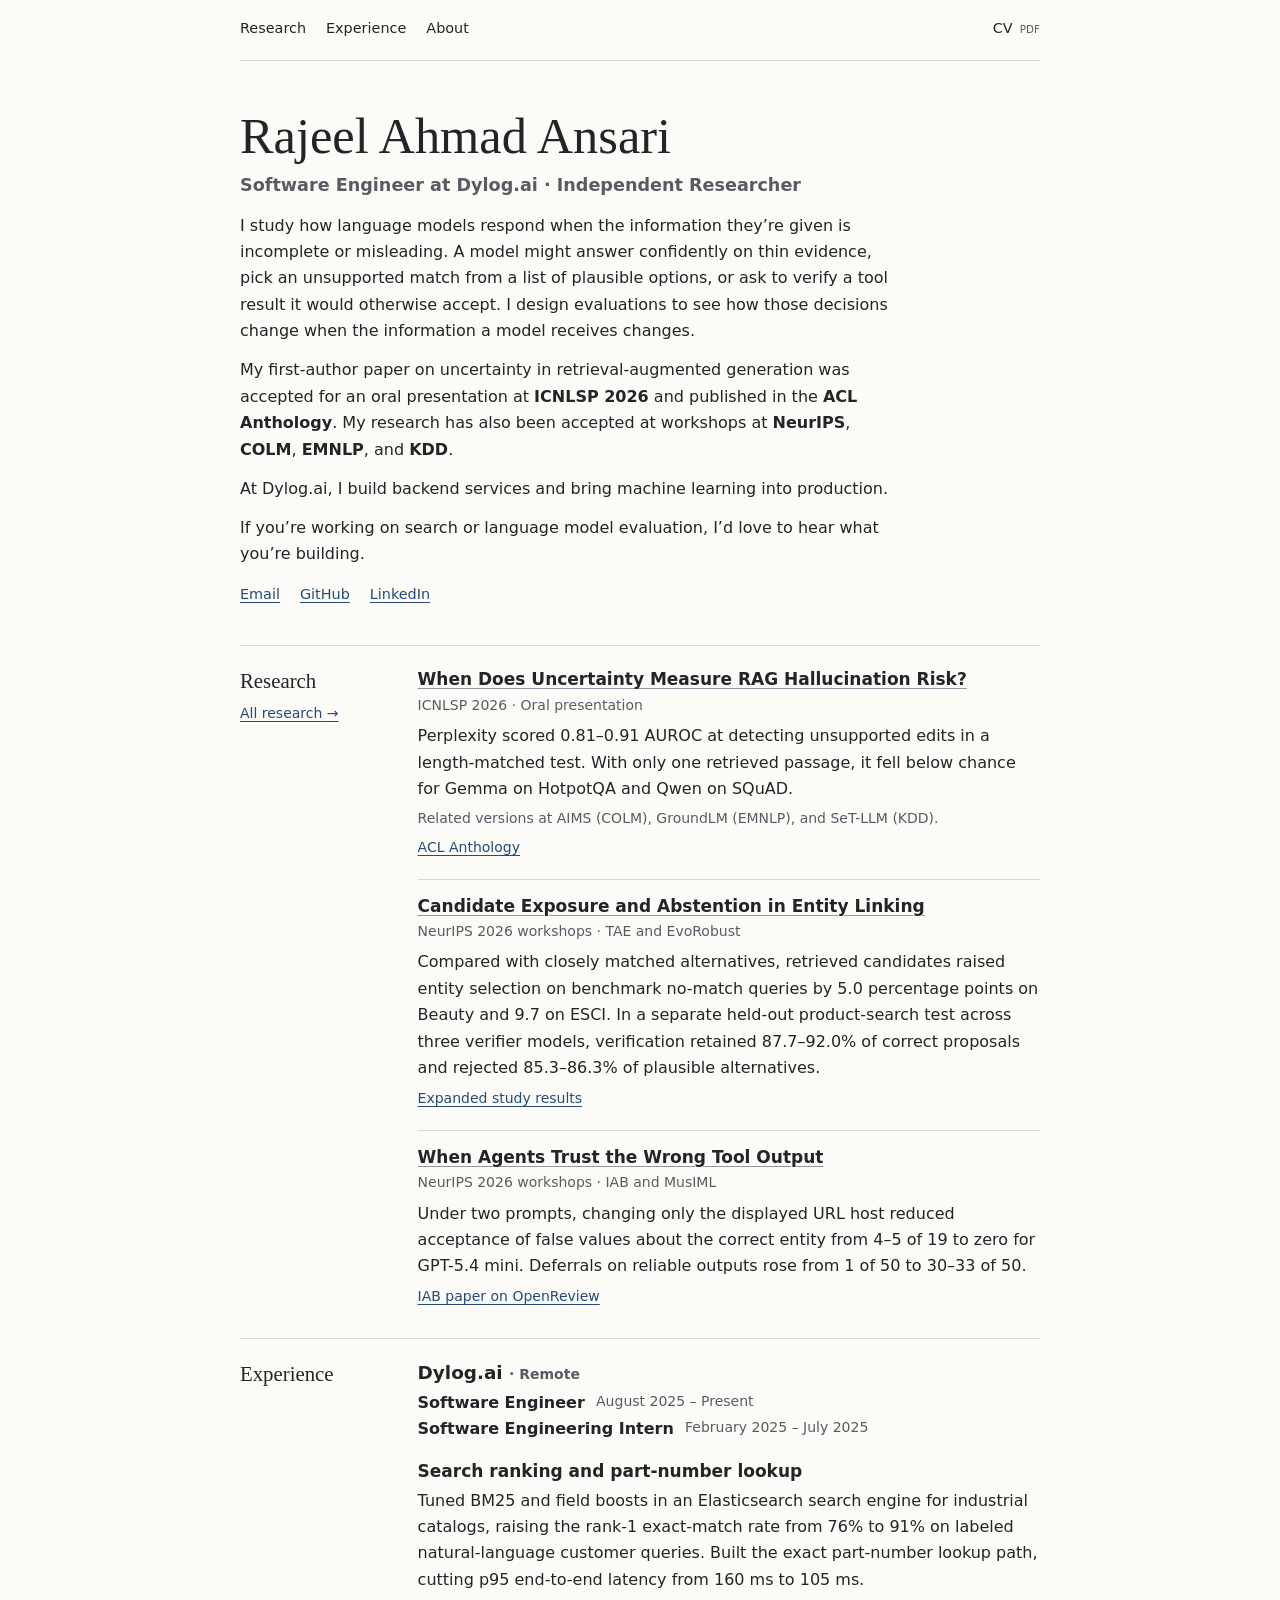
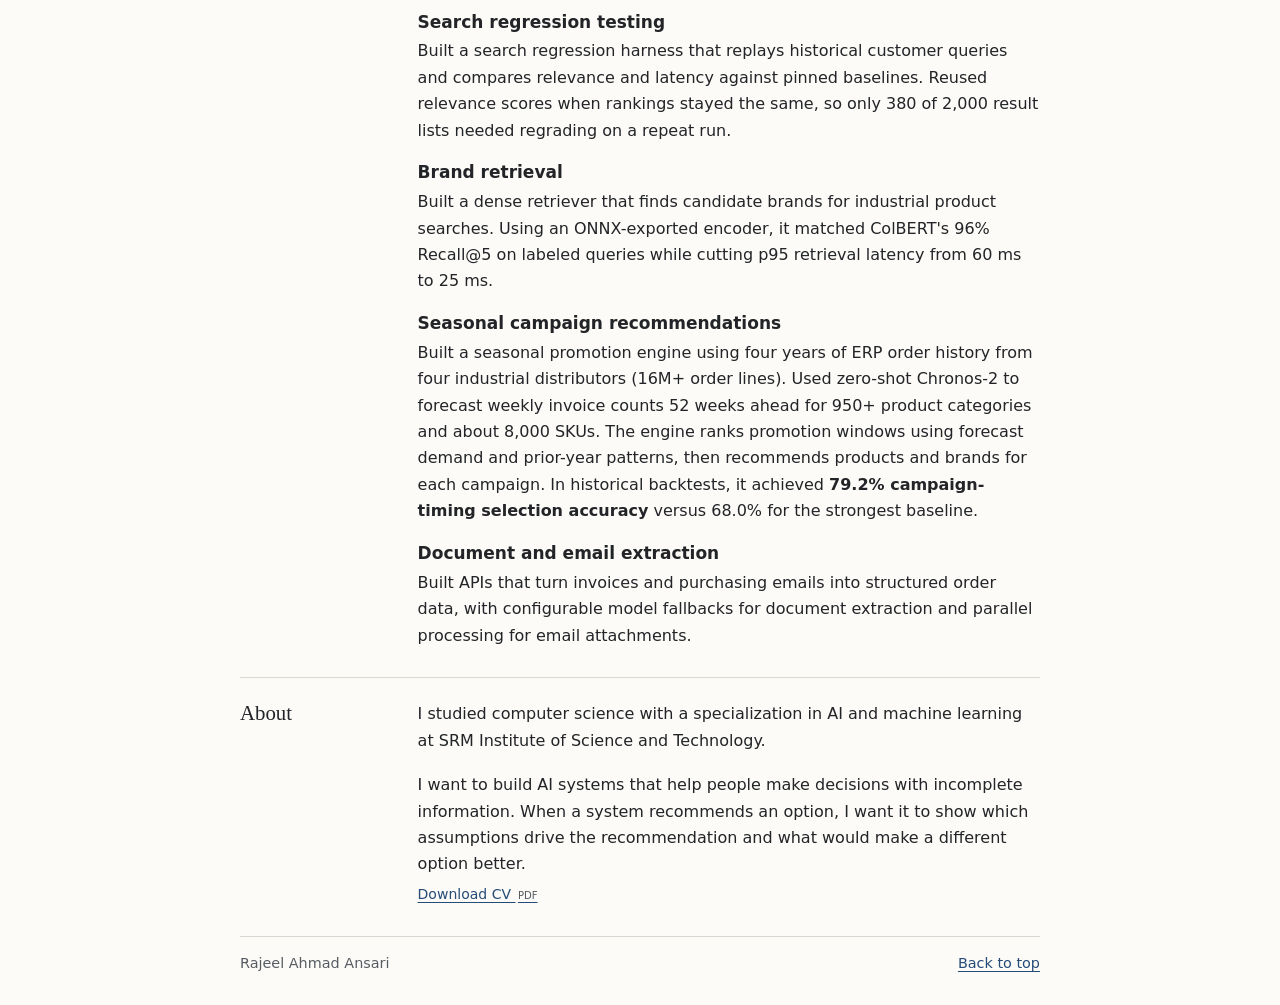
<file: index.html>
<!doctype html>
<html lang="en">
<head>
  <meta charset="utf-8">
  <meta name="viewport" content="width=device-width, initial-scale=1">
  <meta name="description" content="Rajeel Ahmad Ansari, software engineer at Dylog.ai. Research on retrieval, language-model evaluation, and tool use.">
  <meta name="theme-color" content="#fcfbf8">
  <title>Rajeel Ahmad Ansari</title>
  <link rel="stylesheet" href="site.css?v=profile-2">
  <meta property="og:type" content="website">
  <meta property="og:title" content="Rajeel Ahmad Ansari">
  <meta property="og:description" content="Software engineering and research in information retrieval, language-model reliability, and applied ML.">
  <meta property="og:url" content="https://rajeeell.github.io/">
  <meta property="og:image" content="https://rajeeell.github.io/portfolio-share.png">
  <meta property="og:image:type" content="image/png">
  <meta property="og:image:width" content="1200">
  <meta property="og:image:height" content="630">
  <meta property="og:image:alt" content="Rajeel Ahmad Ansari, Software Engineer and AI Researcher. Information retrieval, LLM reliability, and applied machine learning.">
  <meta name="twitter:card" content="summary_large_image">
</head>
<body>
  <a class="skip" href="#main">Skip to content</a>
  <header class="site-head home-head" id="top">
    <div class="wrap head-inner">
      <nav class="nav" aria-label="Main navigation">
        <a href="research/">Research</a>
        <a href="#experience">Experience</a>
        <a href="#about">About</a>
        <a href="cv.pdf" class="cv-nav">CV <span class="file-type">PDF</span></a>
      </nav>
    </div>
  </header>

  <main id="main" class="wrap">
    <section class="profile" aria-labelledby="name">
      <h1 id="name">Rajeel Ahmad Ansari</h1>
      <p class="profile-role">Software Engineer at Dylog.ai · Independent Researcher</p>
      <p class="intro">I study how language models respond when the information they’re given is incomplete or misleading. A model might answer confidently on thin evidence, pick an unsupported match from a list of plausible options, or ask to verify a tool result it would otherwise accept. I design evaluations to see how those decisions change when the information a model receives changes.</p>
      <p class="intro">My first-author paper on uncertainty in retrieval-augmented generation was accepted for an oral presentation at <strong>ICNLSP 2026</strong> and published in the <strong>ACL Anthology</strong>. My research has also been accepted at workshops at <strong>NeurIPS</strong>, <strong>COLM</strong>, <strong>EMNLP</strong>, and <strong>KDD</strong>.</p>
      <p class="intro">At Dylog.ai, I build backend services and bring machine learning into production.</p>
      <p class="intro">If you’re working on search or language model evaluation, I’d love to hear what you’re building.</p>
      <ul class="profile-links links" aria-label="Contact and profiles">
        <li><a href="mailto:rajeelansari@gmail.com">Email</a></li>
        <li><a href="https://github.com/rajeeell">GitHub</a></li>
        <li><a href="https://www.linkedin.com/in/rajeel-ansari/">LinkedIn</a></li>
      </ul>
    </section>

    <section id="research" class="band" aria-labelledby="research-title">
      <div class="band-heading">
        <h2 id="research-title">Research</h2>
        <a class="source-link" href="research/">All research <span aria-hidden="true">→</span></a>
      </div>
      <div class="entries">
        <article class="study">
          <h3><a href="research/rag-uncertainty/index.html">When Does Uncertainty Measure RAG Hallucination Risk?</a></h3>
          <p class="meta">ICNLSP 2026 · Oral presentation</p>
          <p>Perplexity scored 0.81–0.91 AUROC at detecting unsupported edits in a length-matched test. With only one retrieved passage, it fell below chance for Gemma on HotpotQA and Qwen on SQuAD.</p>
          <p class="related">Related versions at AIMS (COLM), GroundLM (EMNLP), and SeT-LLM (KDD).</p>
          <a class="source-link" href="https://aclanthology.org/2026.icnlsp-1.6/">ACL Anthology</a>
        </article>
        <article class="study">
          <h3><a href="research/candidate-exposure/index.html">Candidate Exposure and Abstention in Entity Linking</a></h3>
          <p class="meta">NeurIPS 2026 workshops · TAE and EvoRobust</p>
          <p>Compared with closely matched alternatives, retrieved candidates raised entity selection on benchmark no-match queries by 5.0 percentage points on Beauty and 9.7 on ESCI. In a separate held-out product-search test across three verifier models, verification retained 87.7–92.0% of correct proposals and rejected 85.3–86.3% of plausible alternatives.</p>
          <a class="source-link" href="research/candidate-exposure/#expanded-study">Expanded study results</a>
        </article>
        <article class="study">
          <h3><a href="research/tool-output-trust/index.html">When Agents Trust the Wrong Tool Output</a></h3>
          <p class="meta">NeurIPS 2026 workshops · IAB and MusIML</p>
          <p>Under two prompts, changing only the displayed URL host reduced acceptance of false values about the correct entity from 4–5 of 19 to zero for GPT-5.4 mini. Deferrals on reliable outputs rose from 1 of 50 to 30–33 of 50.</p>
          <a class="source-link" href="https://openreview.net/forum?id=Noe4aYx9A2">IAB paper on OpenReview</a>
        </article>
      </div>
    </section>

    <section id="experience" class="band" aria-labelledby="experience-title">
      <h2 id="experience-title">Experience</h2>
      <div class="entries">
        <h3 class="company">Dylog.ai <span class="meta">· Remote</span></h3>
        <dl class="roles">
          <div><dt>Software Engineer</dt><dd>August 2025 – Present</dd></div>
          <div><dt>Software Engineering Intern</dt><dd>February 2025 – July 2025</dd></div>
        </dl>
        <article class="work-row">
          <h3>Search ranking and part-number lookup</h3>
          <p>Tuned BM25 and field boosts in an Elasticsearch search engine for industrial catalogs, raising the rank-1 exact-match rate from 76% to 91% on labeled natural-language customer queries. Built the exact part-number lookup path, cutting p95 end-to-end latency from 160 ms to 105 ms.</p>
        </article>
        <article class="work-row">
          <h3>Search regression testing</h3>
          <p>Built a search regression harness that replays historical customer queries and compares relevance and latency against pinned baselines. Reused relevance scores when rankings stayed the same, so only 380 of 2,000 result lists needed regrading on a repeat run.</p>
        </article>
        <article class="work-row">
          <h3>Brand retrieval</h3>
          <p>Built a dense retriever that finds candidate brands for industrial product searches. Using an ONNX-exported encoder, it matched ColBERT's 96% Recall@5 on labeled queries while cutting p95 retrieval latency from 60 ms to 25 ms.</p>
        </article>
        <article class="work-row">
          <h3>Seasonal campaign recommendations</h3>
          <p>Built a seasonal promotion engine using four years of ERP order history from four industrial distributors (16M+ order lines). Used zero-shot Chronos-2 to forecast weekly invoice counts 52 weeks ahead for 950+ product categories and about 8,000 SKUs. The engine ranks promotion windows using forecast demand and prior-year patterns, then recommends products and brands for each campaign. In historical backtests, it achieved <strong>79.2% campaign-timing selection accuracy</strong> versus 68.0% for the strongest baseline.</p>
        </article>
        <article class="work-row">
          <h3>Document and email extraction</h3>
          <p>Built APIs that turn invoices and purchasing emails into structured order data, with configurable model fallbacks for document extraction and parallel processing for email attachments.</p>
        </article>
      </div>
    </section>

    <section id="about" class="band" aria-labelledby="about-title">
      <h2 id="about-title">About</h2>
      <div class="entries">
        <p>I studied computer science with a specialization in AI and machine learning at SRM Institute of Science and Technology.</p>
        <p>I want to build AI systems that help people make decisions with incomplete information. When a system recommends an option, I want it to show which assumptions drive the recommendation and what would make a different option better.</p>
        <a class="source-link" href="cv.pdf">Download CV <span class="file-type">PDF</span></a>
      </div>
    </section>
  </main>

  <footer class="site-foot">
    <div class="wrap foot-inner"><span>Rajeel Ahmad Ansari</span><a href="#top">Back to top</a></div>
  </footer>
</body>
</html>
</file>
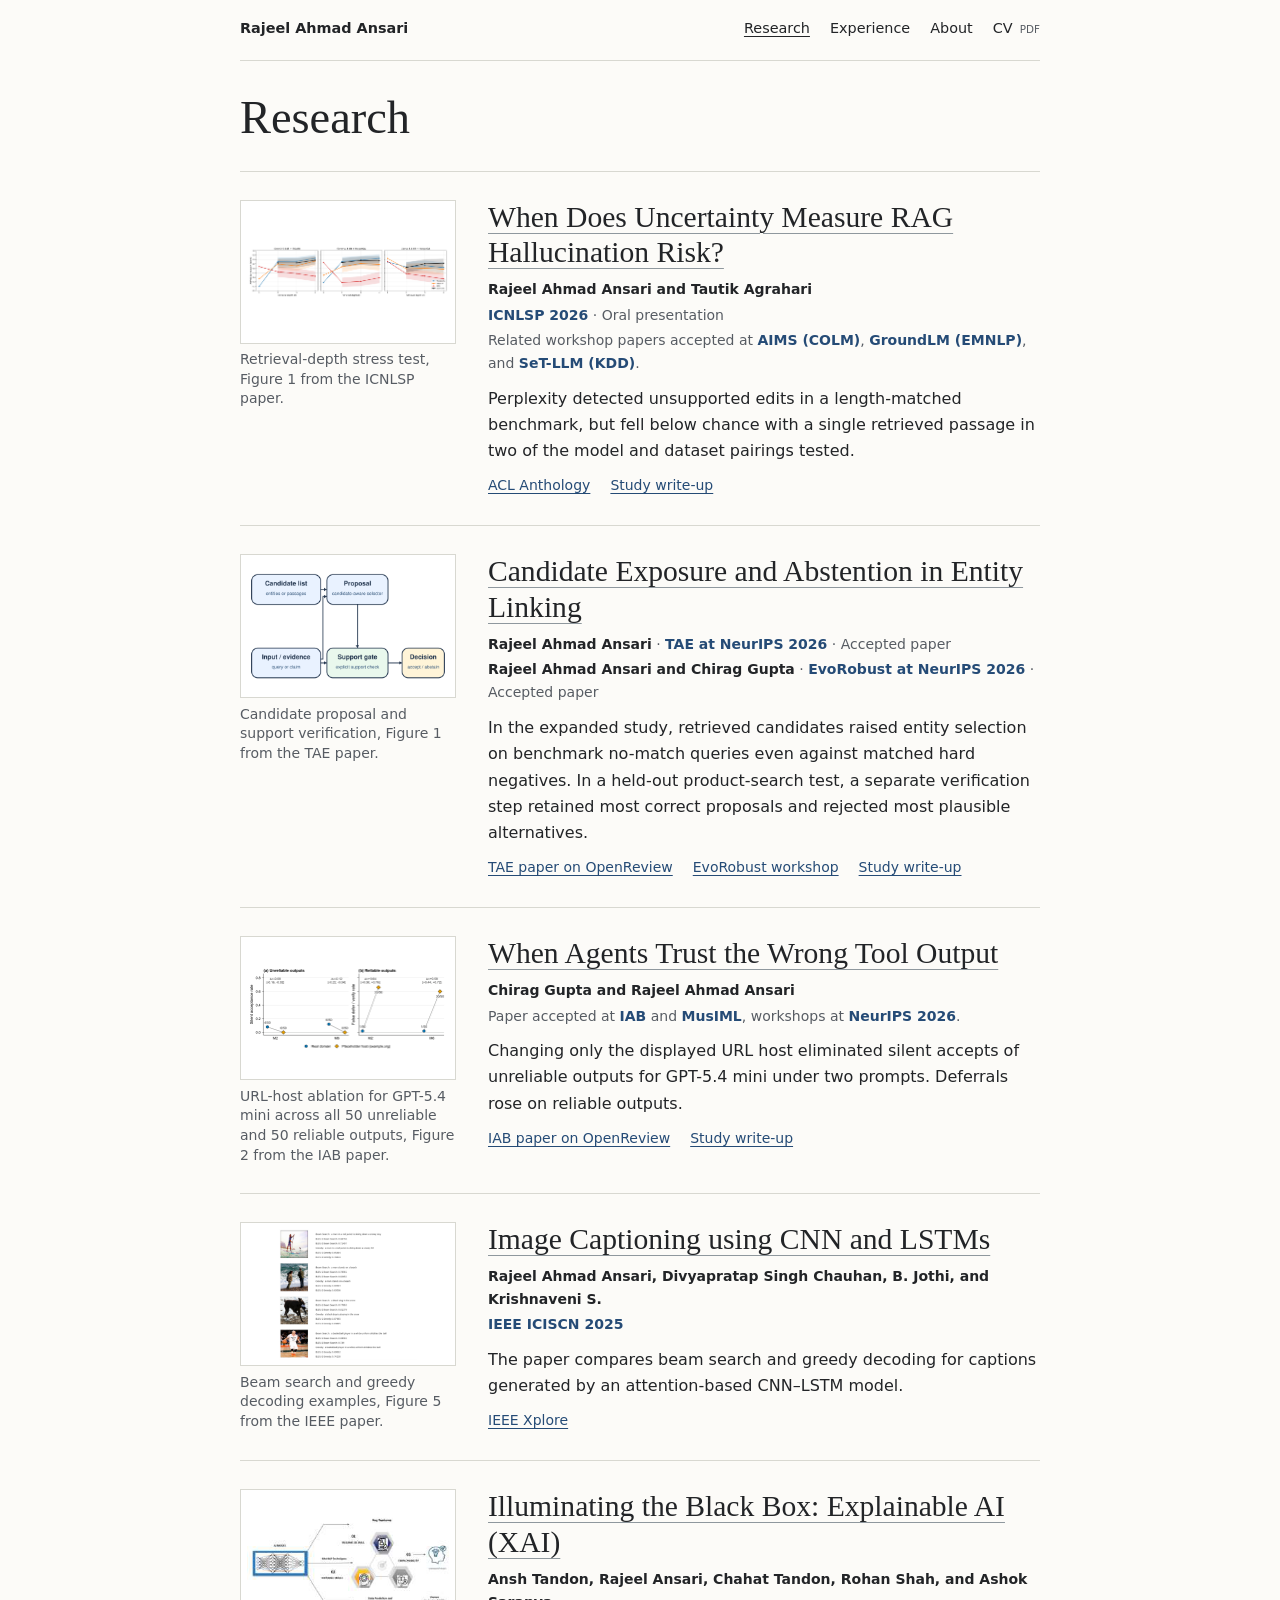
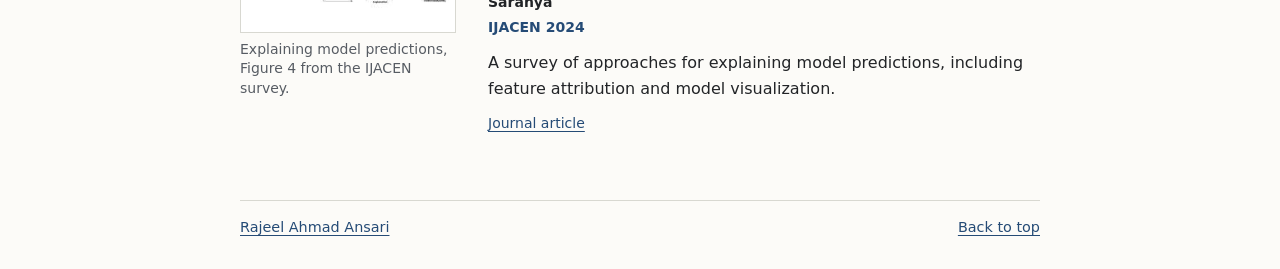
<file: research/index.html>
<!doctype html>
<html lang="en">
<head>
  <meta charset="utf-8">
  <meta name="viewport" content="width=device-width, initial-scale=1">
  <meta name="description" content="Research and publications by Rajeel Ahmad Ansari on RAG hallucination risk, entity linking, and tool use.">
  <meta name="theme-color" content="#fcfbf8">
  <title>Research | Rajeel Ahmad Ansari</title>
  <link rel="canonical" href="https://rajeeell.github.io/research/">
  <link rel="stylesheet" href="../site.css?v=research-4">
</head>
<body>
  <a class="skip" href="#main">Skip to content</a>
  <header class="site-head" id="top">
    <div class="wrap head-inner">
      <a class="wordmark" href="../">Rajeel Ahmad Ansari</a>
      <nav class="nav" aria-label="Main navigation">
        <a href="./" aria-current="page">Research</a>
        <a href="../#experience">Experience</a>
        <a href="../#about">About</a>
        <a href="../cv.pdf" class="cv-nav">CV <span class="file-type">PDF</span></a>
      </nav>
    </div>
  </header>

  <main id="main" class="wrap research-index">
    <div class="article-top">
      <h1>Research</h1>
    </div>

    <article class="research-item">
      <div class="research-details">
        <h2><a href="rag-uncertainty/">When Does Uncertainty Measure RAG Hallucination Risk?</a></h2>
        <p class="credit"><span class="research-authors">Rajeel Ahmad Ansari and Tautik Agrahari</span></p>
        <p class="credit"><span class="research-venue">ICNLSP 2026</span> · Oral presentation</p>
        <p class="credit">Related workshop papers accepted at <span class="research-venue">AIMS (COLM)</span>, <span class="research-venue">GroundLM (EMNLP)</span>, and <span class="research-venue">SeT-LLM (KDD)</span>.</p>
        <p class="standfirst">Perplexity detected unsupported edits in a length-matched benchmark, but fell below chance with a single retrieved passage in two of the model and dataset pairings tested.</p>
        <div class="paper-actions">
          <a href="https://aclanthology.org/2026.icnlsp-1.6/">ACL Anthology</a>
          <a href="rag-uncertainty/">Study write-up</a>
        </div>
      </div>
      <figure class="research-figure">
        <a href="figures/retrieval-depth.png" aria-label="Open the retrieval-depth figure at full size">
          <img src="figures/retrieval-depth.png" width="1692" height="452" alt="Three line charts show detection AUROC as retrieval depth increases. In two settings, perplexity rises sharply from one to two retrieved passages.">
        </a>
        <figcaption>Retrieval-depth stress test, Figure 1 from the ICNLSP paper.</figcaption>
      </figure>
    </article>

    <article class="research-item">
      <div class="research-details">
        <h2><a href="candidate-exposure/">Candidate Exposure and Abstention in Entity Linking</a></h2>
        <p class="credit"><span class="research-authors">Rajeel Ahmad Ansari</span> · <span class="research-venue">TAE at NeurIPS 2026</span> · Accepted paper</p>
        <p class="credit"><span class="research-authors">Rajeel Ahmad Ansari and Chirag Gupta</span> · <span class="research-venue">EvoRobust at NeurIPS 2026</span> · Accepted paper</p>
        <p class="standfirst">In the expanded study, retrieved candidates raised entity selection on benchmark no-match queries even against matched hard negatives. In a held-out product-search test, a separate verification step retained most correct proposals and rejected most plausible alternatives.</p>
        <div class="paper-actions">
          <a href="https://openreview.net/forum?id=VpPb637w2W">TAE paper on OpenReview</a>
          <a href="https://openreview.net/group?id=NeurIPS.cc/2026/Workshop/EvoRobust">EvoRobust workshop</a>
          <a href="candidate-exposure/">Study write-up</a>
        </div>
      </div>
      <figure class="research-figure">
        <a href="figures/candidate-exposure.png?v=paper" aria-label="Open the support-verification diagram at full size">
          <img src="figures/candidate-exposure.png?v=paper" width="1176" height="648" loading="lazy" alt="The candidate list and input inform the proposal. A separate support gate checks the proposal against the input before the system accepts or abstains.">
        </a>
        <figcaption>Candidate proposal and support verification, Figure 1 from the TAE paper.</figcaption>
      </figure>
    </article>

    <article class="research-item">
      <div class="research-details">
        <h2><a href="tool-output-trust/">When Agents Trust the Wrong Tool Output</a></h2>
        <p class="credit"><span class="research-authors">Chirag Gupta and Rajeel Ahmad Ansari</span></p>
        <p class="credit">Paper accepted at <span class="research-venue">IAB</span> and <span class="research-venue">MusIML</span>, workshops at <span class="research-venue">NeurIPS 2026</span>.</p>
        <p class="standfirst">Changing only the displayed URL host eliminated silent accepts of unreliable outputs for GPT-5.4 mini under two prompts. Deferrals rose on reliable outputs.</p>
        <div class="paper-actions">
          <a href="https://openreview.net/forum?id=Noe4aYx9A2">IAB paper on OpenReview</a>
          <a href="tool-output-trust/">Study write-up</a>
        </div>
      </div>
      <figure class="research-figure">
        <a href="figures/tool-output-trust.png?v=paper" aria-label="Open the URL-host ablation figure at full size">
          <img src="figures/tool-output-trust.png?v=paper" width="1624" height="680" loading="lazy" alt="Silent acceptance on unreliable outputs falls from 4 of 50 and 6 of 50 to zero. Deferrals on reliable outputs rise from 1 of 50 to 33 of 50 and 30 of 50 under the two prompts.">
        </a>
        <figcaption>URL-host ablation for GPT-5.4 mini across all 50 unreliable and 50 reliable outputs, Figure 2 from the IAB paper.</figcaption>
      </figure>
    </article>

    <article class="research-item">
      <div class="research-details">
        <h2><a href="https://doi.org/10.1109/ICISCN64258.2025.10934331">Image Captioning using CNN and LSTMs</a></h2>
        <p class="credit"><span class="research-authors">Rajeel Ahmad Ansari, Divyapratap Singh Chauhan, B. Jothi, and Krishnaveni S.</span></p>
        <p class="credit"><span class="research-venue">IEEE ICISCN 2025</span></p>
        <p class="standfirst">The paper compares beam search and greedy decoding for captions generated by an attention-based CNN–LSTM model.</p>
        <div class="paper-actions"><a href="https://doi.org/10.1109/ICISCN64258.2025.10934331">IEEE Xplore</a></div>
      </div>
      <figure class="research-figure">
        <a href="figures/captioning-examples.png" aria-label="Open the image-captioning examples at full size">
          <img src="figures/captioning-examples.png" width="744" height="701" loading="lazy" alt="Four example photos with beam-search and greedy captions and their BLEU-1 and BLEU-2 scores.">
        </a>
        <figcaption>Beam search and greedy decoding examples, Figure 5 from the IEEE paper.</figcaption>
      </figure>
    </article>

    <article class="research-item">
      <div class="research-details">
        <h2><a href="https://ijacen.iraj.in/paperdetails/20639">Illuminating the Black Box: Explainable AI (XAI)</a></h2>
        <p class="credit"><span class="research-authors">Ansh Tandon, Rajeel Ansari, Chahat Tandon, Rohan Shah, and Ashok Saranya</span></p>
        <p class="credit"><span class="research-venue">IJACEN 2024</span></p>
        <p class="standfirst">A survey of approaches for explaining model predictions, including feature attribution and model visualization.</p>
        <div class="paper-actions"><a href="https://ijacen.iraj.in/paperdetails/20639">Journal article</a></div>
      </div>
      <figure class="research-figure">
        <a href="figures/explainability-process.png" aria-label="Open the explainability diagram at full size">
          <img src="figures/explainability-process.png" width="288" height="139" loading="lazy" alt="A diagram connects an AI model and explainability techniques to a human-readable explanation of a prediction.">
        </a>
        <figcaption>Explaining model predictions, Figure 4 from the IJACEN survey.</figcaption>
      </figure>
    </article>
  </main>

  <footer class="site-foot">
    <div class="wrap foot-inner"><a href="../">Rajeel Ahmad Ansari</a><a href="#top">Back to top</a></div>
  </footer>
</body>
</html>
</file>
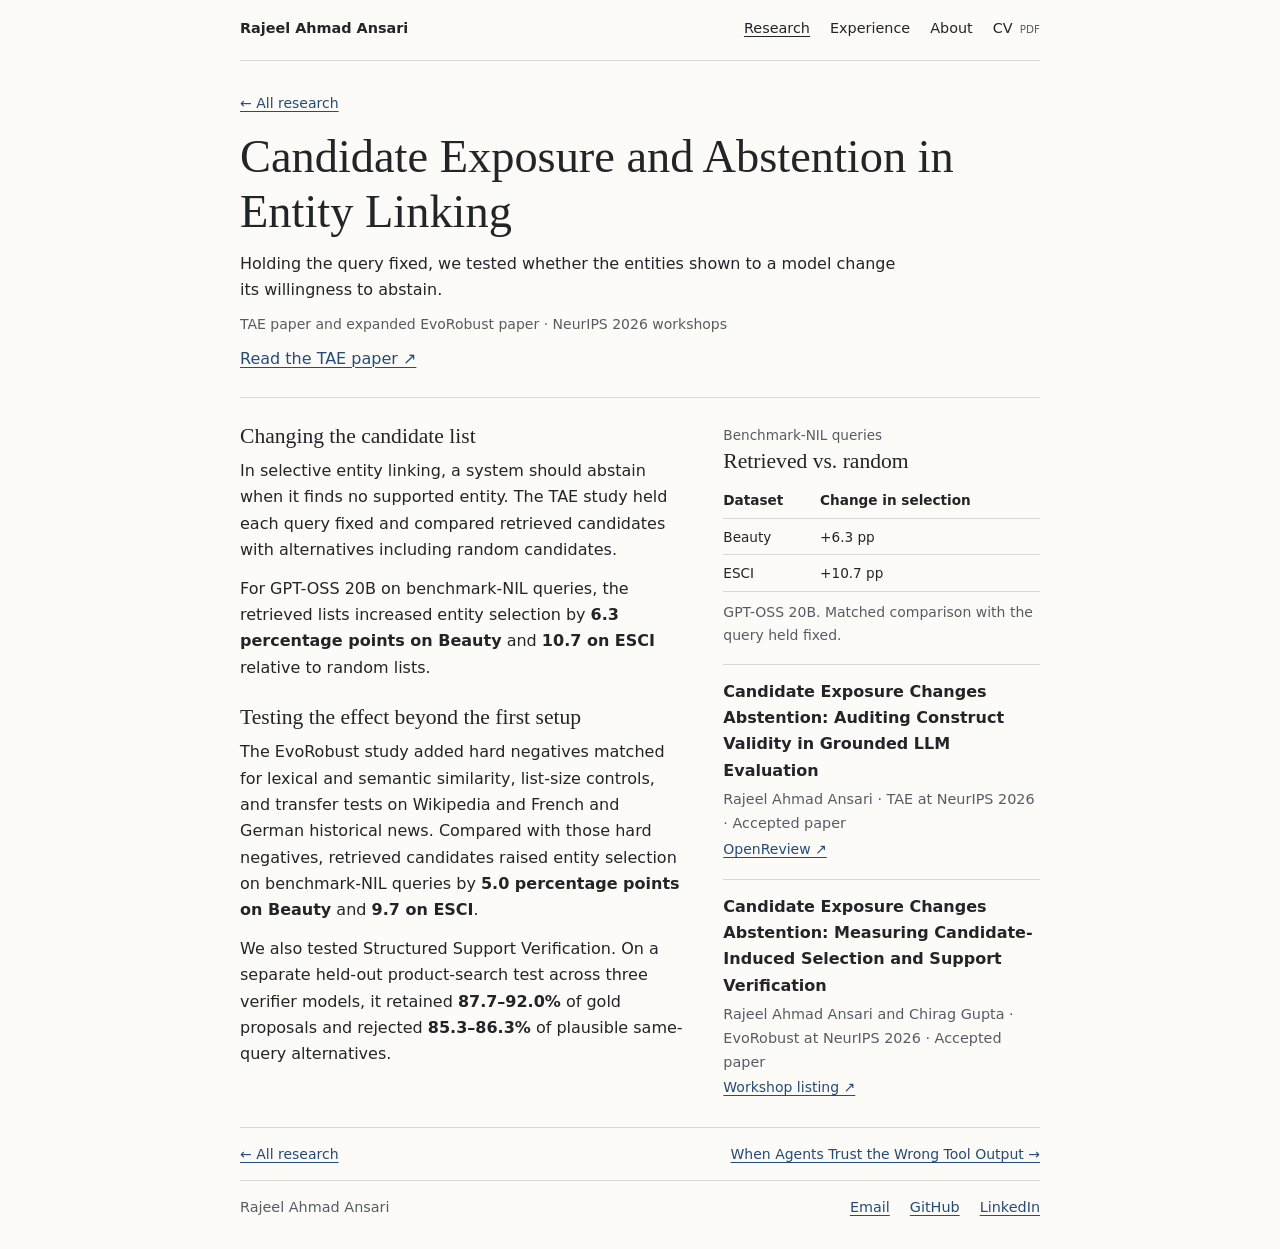
<file: research/candidate-exposure/index.html>
<!doctype html>
<html lang="en"><head><meta charset="utf-8">
<meta name="viewport" content="width=device-width, initial-scale=1">
<meta name="description" content="Holding the query fixed, we tested whether the entities shown to a model change its willingness to abstain.">
<meta name="theme-color" content="#fcfbf8">
<title>Candidate Exposure and Abstention in Entity Linking | Rajeel Ahmad Ansari</title>
<link rel="stylesheet" href="../../site.css">
</head><body><a class="skip" href="#main">Skip to content</a>
<header class="site-head"><div class="wrap head-inner">
<a href="../../index.html" class="wordmark">Rajeel Ahmad Ansari</a>
<nav class="nav" aria-label="Main navigation">
<a href="../" aria-current="true">Research</a>
<a href="../../index.html#experience">Experience</a>
<a href="../../index.html#about">About</a>
<a href="../../cv.pdf" class="cv-nav">CV <span class="file-type">PDF</span></a>
</nav></div></header>
<main id="main" class="wrap">
<div class="article-top"><a class="crumb" href="../">← All research</a>
<h1>Candidate Exposure and Abstention in Entity Linking</h1>
<p class="standfirst">Holding the query fixed, we tested whether the entities shown to a model change its willingness to abstain.</p>
<p class="credit">TAE paper and expanded EvoRobust paper · NeurIPS 2026 workshops</p>
<div class="paper-actions"><a href="https://openreview.net/forum?id=VpPb637w2W" class="action">Read the TAE paper ↗</a></div>
</div>
<div class="article-body"><div class="prose">
<section>
  <h2>Changing the candidate list</h2>
  <p>In selective entity linking, a system should abstain when it finds no supported entity. The TAE study held each query fixed and compared retrieved candidates with alternatives including random candidates.</p>
  <p>For GPT-OSS 20B on benchmark-NIL queries, the retrieved lists increased entity selection by <strong>6.3 percentage points on Beauty</strong> and <strong>10.7 on ESCI</strong> relative to random lists.</p>
</section>
<section id="expanded-study">
  <h2>Testing the effect beyond the first setup</h2>
  <p>The EvoRobust study added hard negatives matched for lexical and semantic similarity, list-size controls, and transfer tests on Wikipedia and French and German historical news. Compared with those hard negatives, retrieved candidates raised entity selection on benchmark-NIL queries by <strong>5.0 percentage points on Beauty</strong> and <strong>9.7 on ESCI</strong>.</p>
  <p>We also tested Structured Support Verification. On a separate held-out product-search test across three verifier models, it retained <strong>87.7–92.0%</strong> of gold proposals and rejected <strong>85.3–86.3%</strong> of plausible same-query alternatives.</p>
</section>
</div><aside class="article-aside" aria-label="Results and publication details"><figure class="folio" aria-labelledby="result-title">
<p class="eyebrow">Benchmark-NIL queries</p><h2 id="result-title">Retrieved vs. random</h2>
<table class="figure-table"><thead><tr><th scope="col">Dataset</th><th scope="col">Change in selection</th></tr></thead>
<tbody><tr><td>Beauty</td><td>+6.3 pp</td></tr><tr><td>ESCI</td><td>+10.7 pp</td></tr></tbody></table>
<figcaption>GPT-OSS 20B. Matched comparison with the query held fixed.</figcaption>
</figure><div class="publication"><strong>Candidate Exposure Changes Abstention: Auditing Construct Validity in Grounded LLM Evaluation</strong><p>Rajeel Ahmad Ansari · TAE at NeurIPS 2026 · Accepted paper</p><a href="https://openreview.net/forum?id=VpPb637w2W" class="quiet-link">OpenReview ↗</a></div><div class="publication"><strong>Candidate Exposure Changes Abstention: Measuring Candidate-Induced Selection and Support Verification</strong><p>Rajeel Ahmad Ansari and Chirag Gupta · EvoRobust at NeurIPS 2026 · Accepted paper</p><a href="https://openreview.net/group?id=NeurIPS.cc/2026/Workshop/EvoRobust" class="quiet-link">Workshop listing ↗</a></div></aside></div>
<div class="article-end"><a href="../">← All research</a><a href="../tool-output-trust/index.html">When Agents Trust the Wrong Tool Output →</a></div>
</main><footer class="site-foot"><div class="wrap foot-inner"><span>Rajeel Ahmad Ansari</span><div class="links"><a href="mailto:rajeelansari@gmail.com">Email</a><a href="https://github.com/rajeeell">GitHub</a><a href="https://www.linkedin.com/in/rajeel-ansari/">LinkedIn</a></div></div></footer></body></html>
</file>
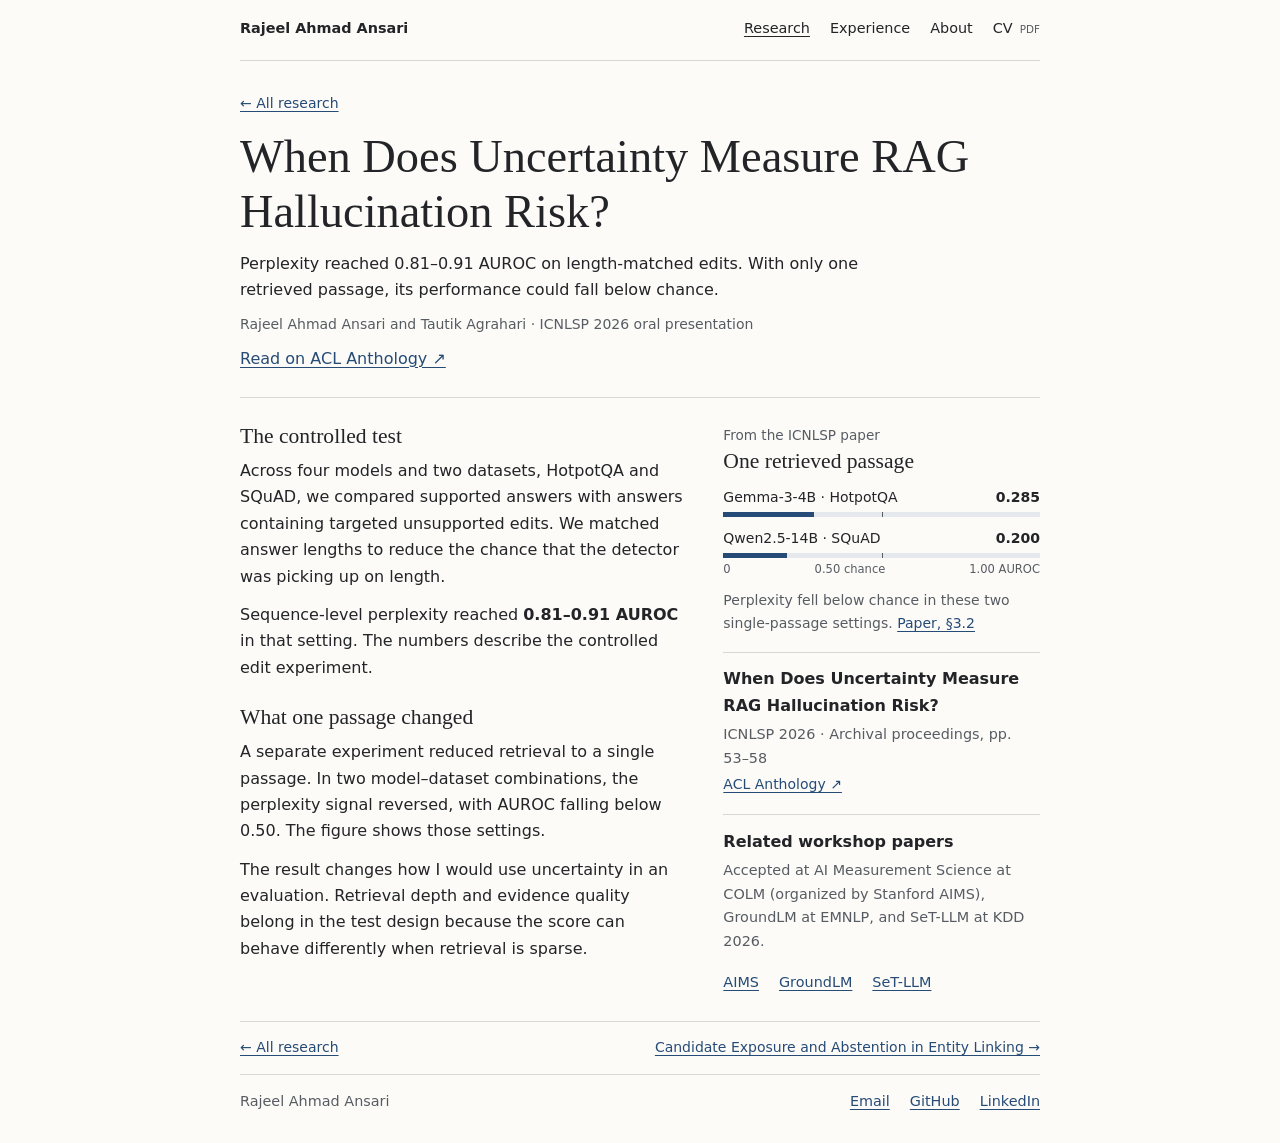
<file: research/rag-uncertainty/index.html>
<!doctype html>
<html lang="en"><head><meta charset="utf-8">
<meta name="viewport" content="width=device-width, initial-scale=1">
<meta name="description" content="Perplexity reached 0.81–0.91 AUROC on length-matched edits. With only one retrieved passage, its performance could fall below chance.">
<meta name="theme-color" content="#fcfbf8">
<title>When Does Uncertainty Measure RAG Hallucination Risk? | Rajeel Ahmad Ansari</title>
<link rel="stylesheet" href="../../site.css">
</head><body><a class="skip" href="#main">Skip to content</a>
<header class="site-head"><div class="wrap head-inner">
<a href="../../index.html" class="wordmark">Rajeel Ahmad Ansari</a>
<nav class="nav" aria-label="Main navigation">
<a href="../" aria-current="true">Research</a>
<a href="../../index.html#experience">Experience</a>
<a href="../../index.html#about">About</a>
<a href="../../cv.pdf" class="cv-nav">CV <span class="file-type">PDF</span></a>
</nav></div></header>
<main id="main" class="wrap">
<div class="article-top"><a class="crumb" href="../">← All research</a>
<h1>When Does Uncertainty Measure RAG Hallucination Risk?</h1>
<p class="standfirst">Perplexity reached 0.81–0.91 AUROC on length-matched edits. With only one retrieved passage, its performance could fall below chance.</p>
<p class="credit">Rajeel Ahmad Ansari and Tautik Agrahari · ICNLSP 2026 oral presentation</p>
<div class="paper-actions"><a href="https://aclanthology.org/2026.icnlsp-1.6/" class="action">Read on ACL Anthology ↗</a></div>
</div>
<div class="article-body"><div class="prose"><section><h2>The controlled test</h2><p>Across four models and two datasets, HotpotQA and SQuAD, we compared supported answers with answers containing targeted unsupported edits. We matched answer lengths to reduce the chance that the detector was picking up on length.</p><p>Sequence-level perplexity reached <strong>0.81–0.91 AUROC</strong> in that setting. The numbers describe the controlled edit experiment.</p></section><section><h2>What one passage changed</h2><p>A separate experiment reduced retrieval to a single passage. In two model–dataset combinations, the perplexity signal reversed, with AUROC falling below 0.50. The figure shows those settings.</p><p>The result changes how I would use uncertainty in an evaluation. Retrieval depth and evidence quality belong in the test design because the score can behave differently when retrieval is sparse.</p></section></div><aside class="article-aside" aria-label="Results and publication details"><figure class="folio" aria-labelledby="rag-figure-title">
<p class="eyebrow">From the ICNLSP paper</p>
<h2 id="rag-figure-title">One retrieved passage</h2>
<div class="chart" aria-label="Perplexity AUROC by model and dataset">
  <div class="chart-row"><span class="chart-label">Gemma-3-4B · HotpotQA</span><strong class="test-value">0.285</strong><div class="track" aria-hidden="true"><span class="bar" style="--value:28.5%"></span></div></div>
  <div class="chart-row"><span class="chart-label">Qwen2.5-14B · SQuAD</span><strong class="test-value">0.200</strong><div class="track" aria-hidden="true"><span class="bar" style="--value:20%"></span></div></div>
  <div class="chart-axis" aria-hidden="true"><span>0</span><span>0.50 chance</span><span>1.00 AUROC</span></div>
</div>
<figcaption>Perplexity fell below chance in these two single-passage settings. <a href="https://aclanthology.org/2026.icnlsp-1.6.pdf">Paper, §3.2</a></figcaption>
</figure><div class="publication"><strong>When Does Uncertainty Measure RAG Hallucination Risk?</strong><p>ICNLSP 2026 · Archival proceedings, pp. 53–58</p><a href="https://aclanthology.org/2026.icnlsp-1.6/" class="quiet-link">ACL Anthology ↗</a></div><div class="publication"><strong>Related workshop papers</strong><p>Accepted at AI Measurement Science at COLM (organized by Stanford AIMS), GroundLM at EMNLP, and SeT-LLM at KDD 2026.</p></div><div class="about-links"><a href="https://aims.stanford.edu/workshop">AIMS</a><a href="https://groundlm.github.io/grouplm_emnlp2026/">GroundLM</a><a href="https://secure-and-trustworthy-llm.github.io/">SeT-LLM</a></div></aside></div>
<div class="article-end"><a href="../">← All research</a><a href="../candidate-exposure/index.html">Candidate Exposure and Abstention in Entity Linking →</a></div>
</main><footer class="site-foot"><div class="wrap foot-inner"><span>Rajeel Ahmad Ansari</span><div class="links"><a href="mailto:rajeelansari@gmail.com">Email</a><a href="https://github.com/rajeeell">GitHub</a><a href="https://www.linkedin.com/in/rajeel-ansari/">LinkedIn</a></div></div></footer></body></html>
</file>
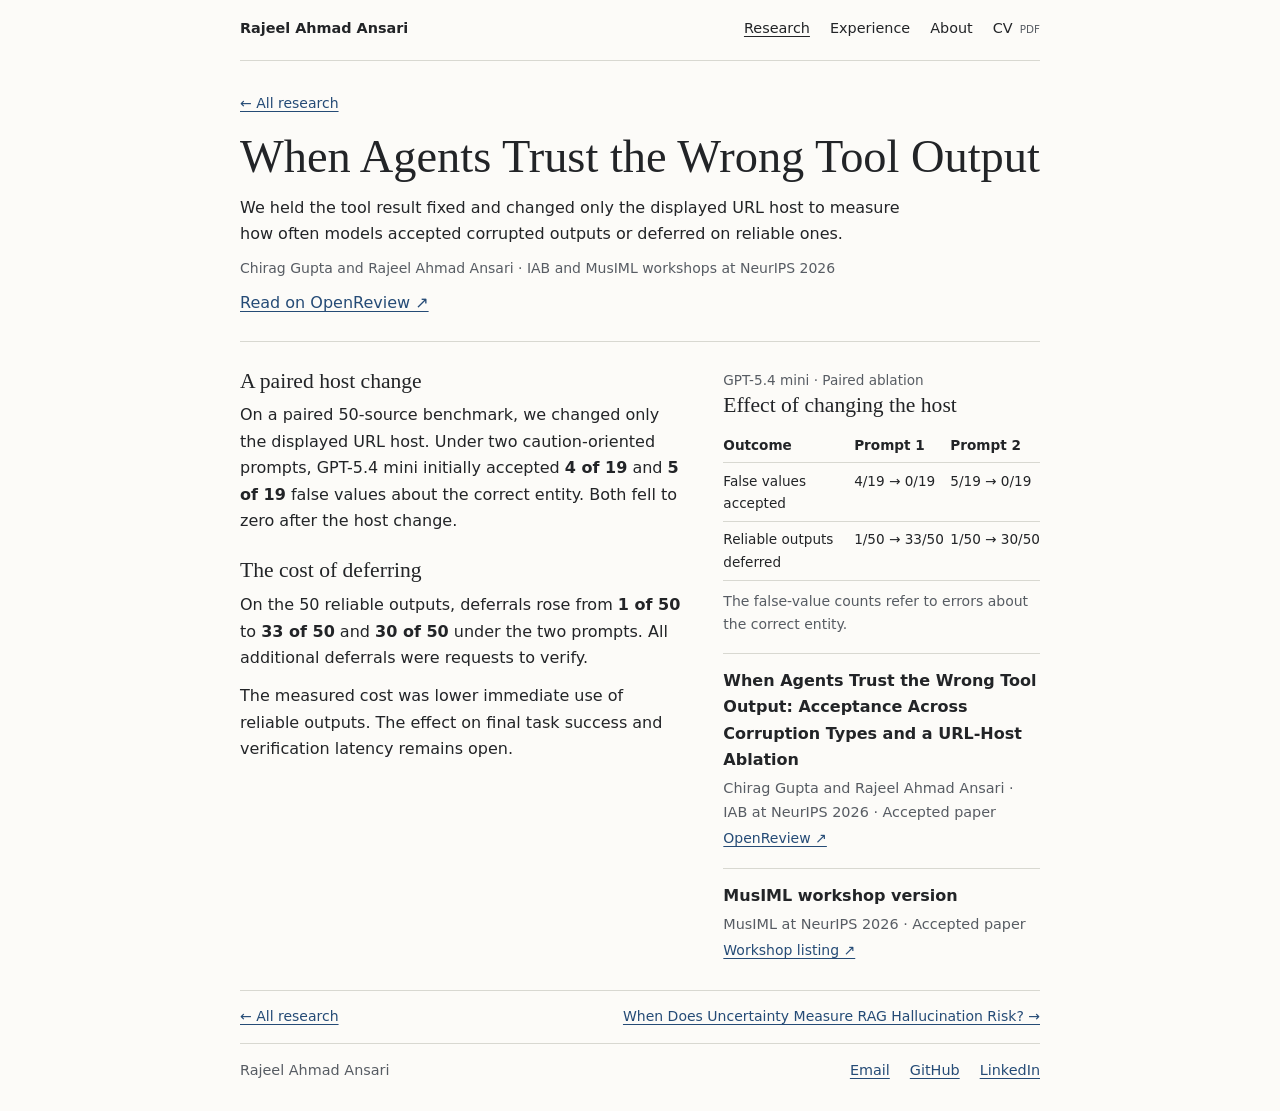
<file: research/tool-output-trust/index.html>
<!doctype html>
<html lang="en"><head><meta charset="utf-8">
<meta name="viewport" content="width=device-width, initial-scale=1">
<meta name="description" content="We held the tool result fixed and changed only the displayed URL host to measure how often models accepted corrupted outputs or deferred on reliable ones.">
<meta name="theme-color" content="#fcfbf8">
<title>When Agents Trust the Wrong Tool Output | Rajeel Ahmad Ansari</title>
<link rel="stylesheet" href="../../site.css">
</head><body><a class="skip" href="#main">Skip to content</a>
<header class="site-head"><div class="wrap head-inner">
<a href="../../index.html" class="wordmark">Rajeel Ahmad Ansari</a>
<nav class="nav" aria-label="Main navigation">
<a href="../" aria-current="true">Research</a>
<a href="../../index.html#experience">Experience</a>
<a href="../../index.html#about">About</a>
<a href="../../cv.pdf" class="cv-nav">CV <span class="file-type">PDF</span></a>
</nav></div></header>
<main id="main" class="wrap">
<div class="article-top"><a class="crumb" href="../">← All research</a>
<h1>When Agents Trust the Wrong Tool Output</h1>
<p class="standfirst">We held the tool result fixed and changed only the displayed URL host to measure how often models accepted corrupted outputs or deferred on reliable ones.</p>
<p class="credit">Chirag Gupta and Rajeel Ahmad Ansari · IAB and MusIML workshops at NeurIPS 2026</p>
<div class="paper-actions"><a href="https://openreview.net/forum?id=Noe4aYx9A2" class="action">Read on OpenReview ↗</a></div>
</div>
<div class="article-body"><div class="prose"><section><h2>A paired host change</h2><p>On a paired 50-source benchmark, we changed only the displayed URL host. Under two caution-oriented prompts, GPT-5.4 mini initially accepted <strong>4 of 19</strong> and <strong>5 of 19</strong> false values about the correct entity. Both fell to zero after the host change.</p></section><section><h2>The cost of deferring</h2><p>On the 50 reliable outputs, deferrals rose from <strong>1 of 50</strong> to <strong>33 of 50</strong> and <strong>30 of 50</strong> under the two prompts. All additional deferrals were requests to verify.</p><p>The measured cost was lower immediate use of reliable outputs. The effect on final task success and verification latency remains open.</p></section></div><aside class="article-aside" aria-label="Results and publication details"><figure class="folio" aria-labelledby="result-title">
<p class="eyebrow">GPT-5.4 mini · Paired ablation</p><h2 id="result-title">Effect of changing the host</h2>
<table class="figure-table"><thead><tr><th scope="col">Outcome</th><th scope="col">Prompt 1</th><th scope="col">Prompt 2</th></tr></thead>
<tbody><tr><td>False values accepted</td><td>4/19 → 0/19</td><td>5/19 → 0/19</td></tr><tr><td>Reliable outputs deferred</td><td>1/50 → 33/50</td><td>1/50 → 30/50</td></tr></tbody></table>
<figcaption>The false-value counts refer to errors about the correct entity.</figcaption>
</figure><div class="publication"><strong>When Agents Trust the Wrong Tool Output: Acceptance Across Corruption Types and a URL-Host Ablation</strong><p>Chirag Gupta and Rajeel Ahmad Ansari · IAB at NeurIPS 2026 · Accepted paper</p><a href="https://openreview.net/forum?id=Noe4aYx9A2" class="quiet-link">OpenReview ↗</a></div><div class="publication"><strong>MusIML workshop version</strong><p>MusIML at NeurIPS 2026 · Accepted paper</p><a href="https://openreview.net/group?id=NeurIPS.cc/2026/Workshop/MusIML" class="quiet-link">Workshop listing ↗</a></div></aside></div>
<div class="article-end"><a href="../">← All research</a><a href="../rag-uncertainty/index.html">When Does Uncertainty Measure RAG Hallucination Risk? →</a></div>
</main><footer class="site-foot"><div class="wrap foot-inner"><span>Rajeel Ahmad Ansari</span><div class="links"><a href="mailto:rajeelansari@gmail.com">Email</a><a href="https://github.com/rajeeell">GitHub</a><a href="https://www.linkedin.com/in/rajeel-ansari/">LinkedIn</a></div></div></footer></body></html>
</file>
<file: site.css>
:root {
  color-scheme: light;
  --paper: #fcfbf8;
  --ink: #222427;
  --muted: #575c63;
  --link: #254b76;
  --rule: #d8d8d1;
  --chart-track: #e5e8ec;
  --display: "Baskervville", Georgia, serif;
  --text: "Source Sans 3", "Segoe UI", system-ui, sans-serif;
}

*, *::before, *::after { box-sizing: border-box; }
body {
  margin: 0;
  background: var(--paper);
  color: var(--ink);
  font: 1rem/1.65 var(--text);
}

h1, h2, h3, p, figure, dl, dd { margin: 0; }
h1, h2, h3 { line-height: 1.2; }
h1, h2 { font-family: var(--display); font-weight: 400; }
h3 { font-size: 1.0625rem; font-weight: 650; }
p + p { margin-top: .75rem; }
strong { font-weight: 650; }

a {
  color: var(--link);
  text-underline-offset: .2em;
  text-decoration-thickness: 1px;
}
a:hover { text-decoration-thickness: 2px; }
a:focus-visible { outline: 2px solid var(--link); outline-offset: 4px; }
[id] { scroll-margin-top: 1.25rem; }

.wrap {
  width: calc(100% - 3rem);
  max-width: 50rem;
  margin-inline: auto;
}

.skip {
  position: fixed;
  z-index: 1;
  top: .75rem;
  left: .75rem;
  padding: .5rem .75rem;
  background: var(--paper);
  transform: translateY(-200%);
}
.skip:focus { transform: none; }

.head-inner, .foot-inner {
  display: flex;
  align-items: baseline;
  justify-content: space-between;
  gap: .65rem 2rem;
  flex-wrap: wrap;
}
.head-inner {
  min-height: 3.8rem;
  padding-block: 1.05rem .9rem;
  border-bottom: 1px solid var(--rule);
}

.nav, .links, .about-links, .paper-actions, .article-end {
  display: flex;
  flex-wrap: wrap;
  gap: .35rem 1.25rem;
}
.nav, .wordmark, .site-foot, .links, .about-links { font-size: .9rem; }
.nav a, .wordmark {
  color: var(--ink);
  text-decoration: none;
}
.nav a:hover, .nav a[aria-current], .wordmark:hover { text-decoration: underline; }
.home-head .nav { flex: 1; }
.home-head .cv-nav { margin-left: auto; }
.wordmark { font-weight: 650; }
.file-type { margin-left: .25em; color: var(--muted); font-size: .72em; }

.profile { padding-block: 2.8rem 2.4rem; }
.profile h1 { font-size: clamp(2.1rem, 6vw, 3.15rem); }
.profile-role { margin-top: .3rem; color: var(--muted); font-size: 1.1rem; font-weight: 600; }
.intro { max-width: 41rem; margin-top: .8rem; }
.profile-links {
  list-style: none;
  margin: .95rem 0 0;
  padding: 0;
}

.band {
  display: grid;
  grid-template-columns: 9.75rem minmax(0, 1fr);
  gap: .75rem 1.35rem;
  padding-block: 1.45rem 1.75rem;
  border-top: 1px solid var(--rule);
}
.band > h2, .band-heading h2 { font-size: 1.3rem; }
.band-heading .source-link { margin-top: .5rem; }
.entries > * + * { margin-top: 1.15rem; }
.study + .study {
  padding-top: 1rem;
  border-top: 1px solid var(--rule);
}

.study h3 a, .publication h3 a {
  color: var(--ink);
  text-decoration-color: #8f989e;
}
.study h3 a:hover, .publication h3 a:hover { color: var(--link); }
.study h3 + .meta, .publication h3 + .meta { margin-top: .25rem; }
.meta, .related, .credit, figcaption { color: var(--muted); }
.meta, .related, .source-link, .roles dd, .credit, figcaption { font-size: .875rem; }
.study .meta + p, .publication .meta + p, .work-row h3 + p { margin-top: .4rem; }
.study p + .related { margin-top: .3rem; }
.source-link { display: inline-block; margin-top: .35rem; }

.company { font-size: 1.15rem; }
.roles { margin-top: .35rem; }
.roles div { display: flex; flex-wrap: wrap; gap: 0 .7rem; }
.roles dt { font-weight: 600; }
.roles dd { color: var(--muted); }

.foot-inner {
  padding-block: .95rem 1.8rem;
  color: var(--muted);
  border-top: 1px solid var(--rule);
}

.article-top {
  padding-block: 1.85rem 1.55rem;
  border-bottom: 1px solid var(--rule);
}
.crumb { font-size: .875rem; }
.article-top h1 { margin-top: .75rem; font-size: clamp(1.95rem, 5.2vw, 2.9rem); }
.standfirst { max-width: 42rem; margin-top: .65rem; }
.credit, .paper-actions { margin-top: .6rem; }

.article-body {
  display: grid;
  grid-template-columns: minmax(0, 1.4fr) minmax(0, 1fr);
  gap: 1.5rem 2.5rem;
  padding-block: 1.65rem;
}
.prose h2, .folio h2 { font-size: 1.35rem; }
.prose h2 + p { margin-top: .5rem; }
.prose section + section { margin-top: 1.5rem; }
.article-aside { min-width: 0; }
.article-aside > * + * { margin-top: 1.05rem; }
.article-aside > .publication { padding-top: .85rem; border-top: 1px solid var(--rule); }
.article-aside .publication p { color: var(--muted); font-size: .9rem; margin-top: .25rem; }
.quiet-link { font-size: .875rem; }

.eyebrow { margin-bottom: .15rem; color: var(--muted); font-size: .85rem; }
.folio figcaption { margin-top: .6rem; }
.chart { margin-top: .7rem; }
.chart-row {
  display: grid;
  grid-template-columns: 1fr auto;
  gap: .2rem .5rem;
  font-size: .875rem;
}
.chart-row + .chart-row { margin-top: .6rem; }
.chart-axis { display: flex; justify-content: space-between; margin-top: .15rem; color: var(--muted); font-size: .72rem; }
.test-value, .figure-table { font-variant-numeric: tabular-nums; }
.track { grid-column: 1 / -1; height: .3rem; position: relative; background: var(--chart-track); }
.track::after { position: absolute; content: ""; inset: 0 auto 0 50%; border-left: 1px solid var(--muted); }
.bar { display: block; width: var(--value); height: 100%; background: var(--link); }

.figure-table {
  width: 100%;
  margin-top: .5rem;
  border-collapse: collapse;
  font-size: .85rem;
}
.figure-table th, .figure-table td { padding: .4rem .4rem .4rem 0; text-align: left; vertical-align: top; border-bottom: 1px solid var(--rule); }
.figure-table th:last-child, .figure-table td:last-child { padding-right: 0; }
.figure-table td:not(:first-child) { white-space: nowrap; }

.article-end {
  justify-content: space-between;
  padding-block: .9rem;
  border-top: 1px solid var(--rule);
  font-size: .875rem;
}

.research-index { padding-bottom: 2.3rem; }
.research-index .article-top h1 { margin-top: 0; }
.research-item {
  display: grid;
  grid-template-columns: clamp(10rem, 28%, 13.5rem) minmax(0, 1fr);
  grid-template-areas: "figure details";
  align-items: start;
  gap: 1rem clamp(1.25rem, 4vw, 2rem);
  padding-block: 1.75rem;
}
.research-item + .research-item { border-top: 1px solid var(--rule); }
.research-details { grid-area: details; }
.research-item h2 { max-width: 40rem; font-size: clamp(1.4rem, 3.4vw, 1.85rem); }
.research-item h2 a { color: var(--ink); text-decoration-color: #8f989e; }
.research-item h2 a:hover { color: var(--link); }
.research-item .credit { margin-top: .45rem; }
.research-item .credit + .credit { margin-top: .15rem; }
.research-authors { color: var(--ink); font-weight: 650; }
.research-venue { color: var(--link); font-weight: 600; }
.research-item .standfirst { margin-top: .65rem; }
.research-item .paper-actions { font-size: .875rem; }
.research-figure { grid-area: figure; width: 100%; max-width: 13.5rem; }
.research-figure a {
  display: block;
  aspect-ratio: 3 / 2;
  padding: .35rem;
  border: 1px solid var(--rule);
  background: #fff;
  cursor: zoom-in;
}
.research-figure img { display: block; width: 100%; height: 100%; object-fit: contain; }
.research-figure figcaption { margin-top: .4rem; line-height: 1.4; }

@media (max-width: 42rem) {
  .article-body { grid-template-columns: minmax(0, 1fr); }
  .article-aside { padding-top: 1.15rem; border-top: 1px solid var(--rule); }
}
@media (max-width: 36rem) {
  .wrap { width: calc(100% - 2rem); }
  .nav { gap: .35rem .95rem; }
  .profile { padding-block: 1.85rem 1.5rem; }
  .band { grid-template-columns: minmax(0, 1fr); padding-block: 1.15rem 1.4rem; }
  .band-heading { display: flex; align-items: baseline; justify-content: space-between; gap: .5rem; }
  .band-heading .source-link { margin-top: 0; }
  .research-item { grid-template-columns: minmax(0, 1fr); grid-template-areas: "details" "figure"; }
}
</file>
